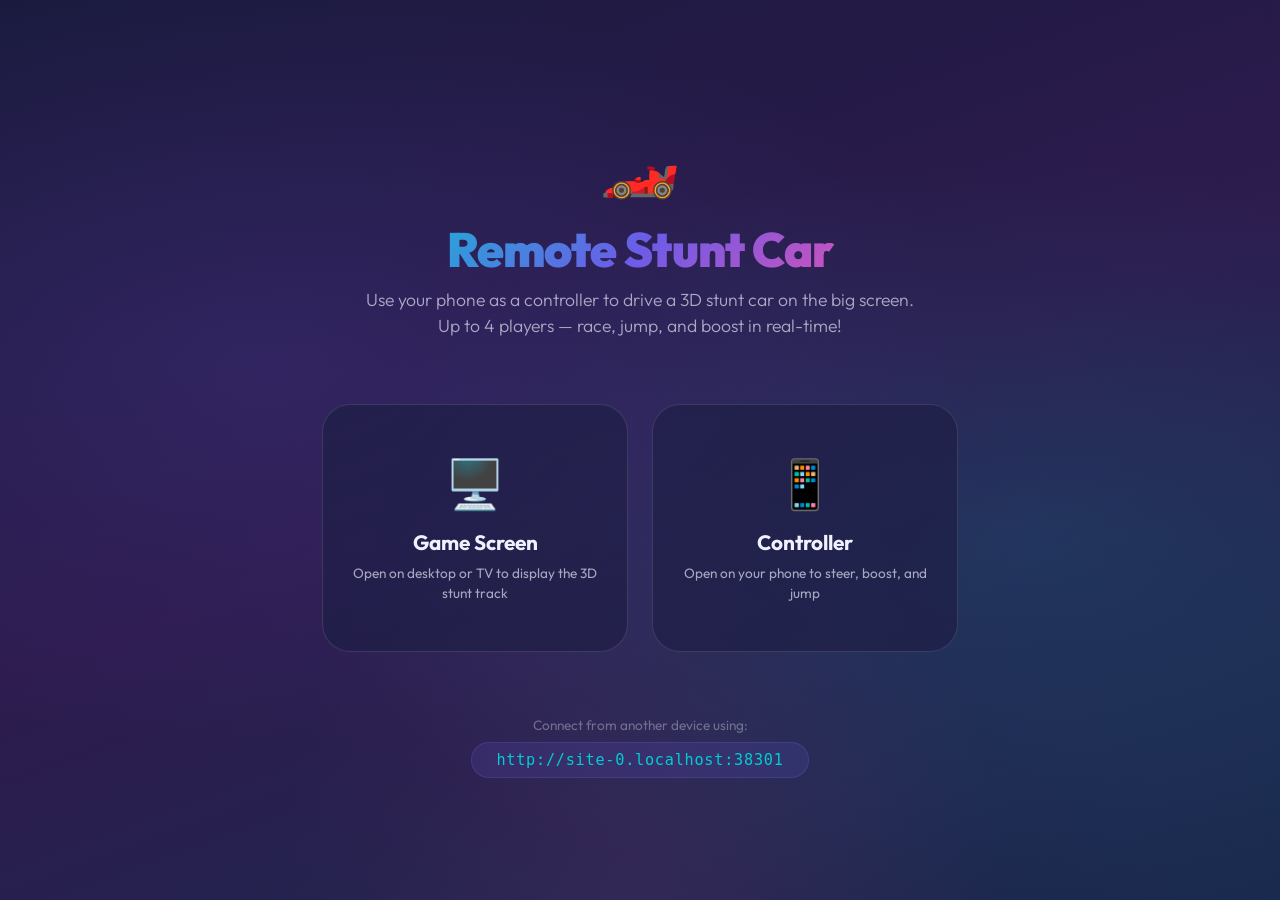
<file: public/index.html>
<!DOCTYPE html>
<html lang="en">
<head>
  <meta charset="UTF-8">
  <meta name="viewport" content="width=device-width, initial-scale=1.0">
  <meta name="description" content="Remote Stunt Car Controller — Control a 3D stunt car from your phone in real-time multiplayer">
  <title>Remote Stunt Car Controller</title>
  <link rel="stylesheet" href="css/common.css">
  <link rel="stylesheet" href="css/landing.css">
</head>
<body class="landing">
  <div class="landing-container">
    <div class="landing-icon">🏎️</div>
    <h1 class="landing-title">Remote Stunt Car</h1>
    <p class="landing-subtitle">
      Use your phone as a controller to drive a 3D stunt car on the big screen.<br>
      Up to 4 players — race, jump, and boost in real-time!
    </p>

    <div class="role-cards">
      <a href="/game.html" class="role-card card-game" id="card-game">
        <span class="role-icon">🖥️</span>
        <div class="role-label">Game Screen</div>
        <p class="role-desc">Open on desktop or TV to display the 3D stunt track</p>
      </a>

      <a href="/controller.html" class="role-card card-controller" id="card-controller">
        <span class="role-icon">📱</span>
        <div class="role-label">Controller</div>
        <p class="role-desc">Open on your phone to steer, boost, and jump</p>
      </a>
    </div>

    <div class="connection-info">
      <p>Connect from another device using:</p>
      <div class="ip-display" id="ip-display">loading...</div>
    </div>
  </div>

  <script>
    // Show the server URL for other devices to connect
    const ipDisplay = document.getElementById('ip-display');
    const host = window.location.host;
    const protocol = window.location.protocol;
    ipDisplay.textContent = `${protocol}//${host}`;

    // Auto-suggest role based on device
    const isMobile = /Android|webOS|iPhone|iPad|iPod|BlackBerry|IEMobile|Opera Mini/i.test(navigator.userAgent);
    if (isMobile) {
      document.getElementById('card-controller').style.order = '-1';
    }
  </script>
</body>
</html>
</file>
<file: public/css/common.css>
/* ── Remote Stunt Car Controller — Design System ─────────────── */
@import url('https://fonts.googleapis.com/css2?family=Outfit:wght@300;400;600;700;900&display=swap');

*, *::before, *::after {
  margin: 0;
  padding: 0;
  box-sizing: border-box;
}

:root {
  /* Colors — vibrant, fun palette */
  --bg-primary: #1a1a3e;
  --bg-secondary: #242450;
  --bg-card: rgba(30, 30, 70, 0.7);
  --bg-glass: rgba(255, 255, 255, 0.07);
  --border-glass: rgba(255, 255, 255, 0.12);

  --accent-cyan: #00ced1;
  --accent-magenta: #ff4da6;
  --accent-lime: #7cff3f;
  --accent-orange: #ffa500;
  --accent-purple: #6c5ce7;
  --accent-cyan-glow: rgba(0, 206, 209, 0.3);
  --accent-magenta-glow: rgba(255, 77, 166, 0.3);

  --text-primary: #f0f0ff;
  --text-secondary: rgba(240, 240, 255, 0.65);
  --text-dim: rgba(240, 240, 255, 0.35);

  /* Typography */
  --font-main: 'Outfit', -apple-system, BlinkMacSystemFont, sans-serif;

  /* Spacing */
  --space-xs: 4px;
  --space-sm: 8px;
  --space-md: 16px;
  --space-lg: 24px;
  --space-xl: 32px;
  --space-2xl: 48px;
  --space-3xl: 64px;

  /* Radius */
  --radius-sm: 8px;
  --radius-md: 12px;
  --radius-lg: 20px;
  --radius-xl: 28px;
  --radius-full: 9999px;

  /* Transitions */
  --transition-fast: 150ms cubic-bezier(0.4, 0, 0.2, 1);
  --transition-normal: 250ms cubic-bezier(0.4, 0, 0.2, 1);
  --transition-slow: 400ms cubic-bezier(0.4, 0, 0.2, 1);
}

html, body {
  width: 100%;
  height: 100%;
  font-family: var(--font-main);
  background: var(--bg-primary);
  color: var(--text-primary);
  overflow: hidden;
  -webkit-font-smoothing: antialiased;
  -moz-osx-font-smoothing: grayscale;
}

/* ── Glass Panel ─────────────────────────────────────────────── */
.glass {
  background: var(--bg-glass);
  backdrop-filter: blur(20px);
  -webkit-backdrop-filter: blur(20px);
  border: 1px solid var(--border-glass);
  border-radius: var(--radius-lg);
}

/* ── Status Indicator ────────────────────────────────────────── */
.status-dot {
  display: inline-block;
  width: 10px;
  height: 10px;
  border-radius: 50%;
  background: #555;
  transition: background var(--transition-normal);
}

.status-dot.connected {
  background: var(--accent-lime);
  box-shadow: 0 0 8px var(--accent-lime), 0 0 20px rgba(124, 255, 63, 0.3);
  animation: pulse-glow 2s ease-in-out infinite;
}

.status-dot.disconnected {
  background: #ff3344;
  box-shadow: 0 0 8px rgba(255, 51, 68, 0.5);
}

@keyframes pulse-glow {
  0%, 100% { opacity: 1; }
  50% { opacity: 0.6; }
}

@keyframes fade-in {
  from { opacity: 0; transform: translateY(10px); }
  to { opacity: 1; transform: translateY(0); }
}

@keyframes slide-up {
  from { opacity: 0; transform: translateY(30px); }
  to { opacity: 1; transform: translateY(0); }
}

@keyframes float {
  0%, 100% { transform: translateY(0); }
  50% { transform: translateY(-8px); }
}

.visually-hidden {
  position: absolute;
  width: 1px; height: 1px;
  padding: 0; margin: -1px;
  overflow: hidden;
  clip: rect(0,0,0,0);
  white-space: nowrap;
  border: 0;
}
</file>
<file: public/css/landing.css>
/* ── Landing Page ────────────────────────────────────────────── */
body.landing {
  display: flex;
  flex-direction: column;
  align-items: center;
  justify-content: center;
  min-height: 100vh;
  overflow: auto;
  background:
    radial-gradient(ellipse at 20% 40%, rgba(108, 92, 231, 0.15) 0%, transparent 50%),
    radial-gradient(ellipse at 80% 60%, rgba(0, 206, 209, 0.12) 0%, transparent 50%),
    radial-gradient(ellipse at 50% 100%, rgba(255, 77, 166, 0.08) 0%, transparent 40%),
    linear-gradient(160deg, #1a1a3e 0%, #2d1b4e 50%, #1a2a4e 100%);
}

.landing-container {
  text-align: center;
  padding: var(--space-xl);
  max-width: 700px;
  width: 100%;
  animation: fade-in 0.6s ease-out;
}

.landing-icon {
  font-size: 4rem;
  margin-bottom: var(--space-md);
  animation: float 3s ease-in-out infinite;
}

.landing-title {
  font-size: clamp(1.8rem, 5vw, 3rem);
  font-weight: 900;
  letter-spacing: -0.02em;
  margin-bottom: var(--space-sm);
  background: linear-gradient(135deg, #00ced1, #6c5ce7, #ff4da6);
  -webkit-background-clip: text;
  background-clip: text;
  -webkit-text-fill-color: transparent;
}

.landing-subtitle {
  font-size: clamp(0.9rem, 2vw, 1.1rem);
  color: var(--text-secondary);
  font-weight: 300;
  margin-bottom: var(--space-3xl);
  line-height: 1.5;
}

.role-cards {
  display: grid;
  grid-template-columns: 1fr 1fr;
  gap: var(--space-lg);
}

.role-card {
  position: relative;
  padding: var(--space-2xl) var(--space-lg);
  border-radius: var(--radius-xl);
  cursor: pointer;
  text-decoration: none;
  color: var(--text-primary);
  background: var(--bg-card);
  border: 1px solid var(--border-glass);
  transition:
    transform var(--transition-normal),
    border-color var(--transition-normal),
    box-shadow var(--transition-normal);
  animation: slide-up 0.6s ease-out backwards;
  overflow: hidden;
}

.role-card:nth-child(1) { animation-delay: 0.1s; }
.role-card:nth-child(2) { animation-delay: 0.2s; }

.role-card::before {
  content: '';
  position: absolute;
  top: 0; left: 0; right: 0;
  height: 3px;
  opacity: 0;
  transition: opacity var(--transition-normal);
}

.role-card.card-game::before {
  background: linear-gradient(90deg, transparent, #00ced1, transparent);
}

.role-card.card-controller::before {
  background: linear-gradient(90deg, transparent, #ff4da6, transparent);
}

.role-card:hover {
  transform: translateY(-4px);
  border-color: rgba(255, 255, 255, 0.2);
  box-shadow: 0 20px 40px rgba(0, 0, 0, 0.3);
}

.role-card:hover::before { opacity: 1; }

.role-card.card-game:hover {
  border-color: rgba(0, 206, 209, 0.35);
  box-shadow: 0 20px 40px rgba(0, 206, 209, 0.12);
}

.role-card.card-controller:hover {
  border-color: rgba(255, 77, 166, 0.35);
  box-shadow: 0 20px 40px rgba(255, 77, 166, 0.12);
}

.role-icon {
  font-size: 3rem;
  margin-bottom: var(--space-md);
  display: block;
}

.role-label {
  font-size: 1.3rem;
  font-weight: 700;
  margin-bottom: var(--space-sm);
}

.role-desc {
  font-size: 0.85rem;
  color: var(--text-secondary);
  line-height: 1.5;
}

.connection-info {
  margin-top: var(--space-3xl);
  animation: fade-in 0.6s ease-out 0.4s backwards;
}

.connection-info p {
  color: var(--text-dim);
  font-size: 0.85rem;
  margin-bottom: var(--space-sm);
}

.ip-display {
  display: inline-block;
  padding: var(--space-sm) var(--space-lg);
  background: rgba(108, 92, 231, 0.15);
  border: 1px solid rgba(108, 92, 231, 0.25);
  border-radius: var(--radius-full);
  font-family: monospace;
  font-size: 0.95rem;
  color: #00ced1;
  letter-spacing: 0.05em;
  user-select: all;
}

@media (max-width: 600px) {
  .role-cards {
    grid-template-columns: 1fr;
    gap: var(--space-md);
  }
  .role-card { padding: var(--space-lg); }
  .landing-container { padding: var(--space-lg); }
}
</file>
